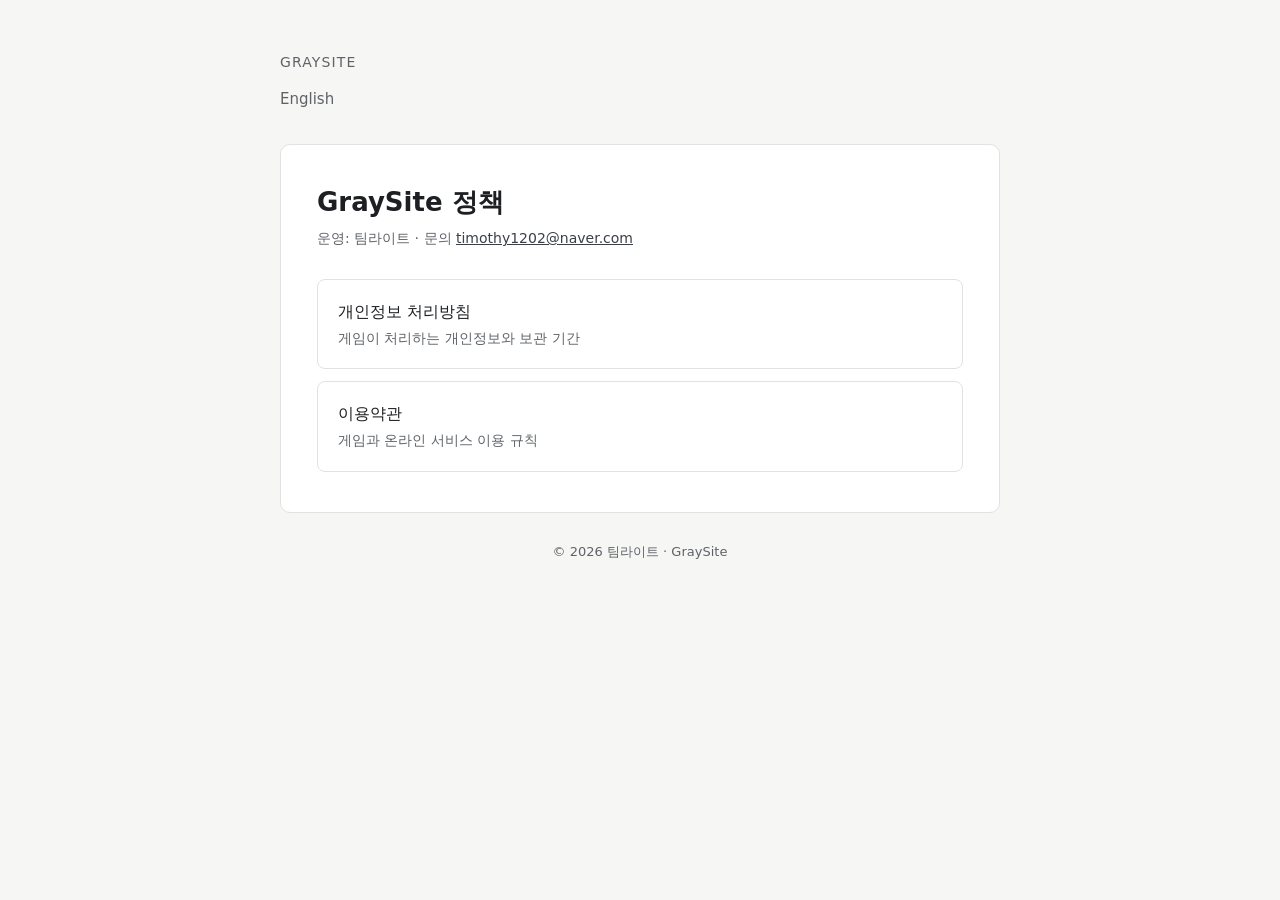
<file: index.html>
<!DOCTYPE html>
<html lang="ko">
<head>
<meta charset="utf-8">
<meta name="viewport" content="width=device-width, initial-scale=1">
<title>GraySite 정책</title>
<link rel="stylesheet" href="style.css">
</head>
<body>
<div class="wrap">
<header class="site">
  <a class="brand" href="./">GraySite</a>
  <nav class="tabs">
    <a href="en/">English</a>
  </nav>
</header>
<main>
<h1>GraySite 정책</h1>
<p class="meta">운영: 팀라이트 · 문의 <a href="mailto:timothy1202@naver.com">timothy1202@naver.com</a></p>
<div class="cards">
  <a href="privacy/">개인정보 처리방침<span>게임이 처리하는 개인정보와 보관 기간</span></a>
  <a href="terms/">이용약관<span>게임과 온라인 서비스 이용 규칙</span></a>
</div>
</main>
<footer>© 2026 팀라이트 · GraySite</footer>
</div>
</body>
</html>
</file>
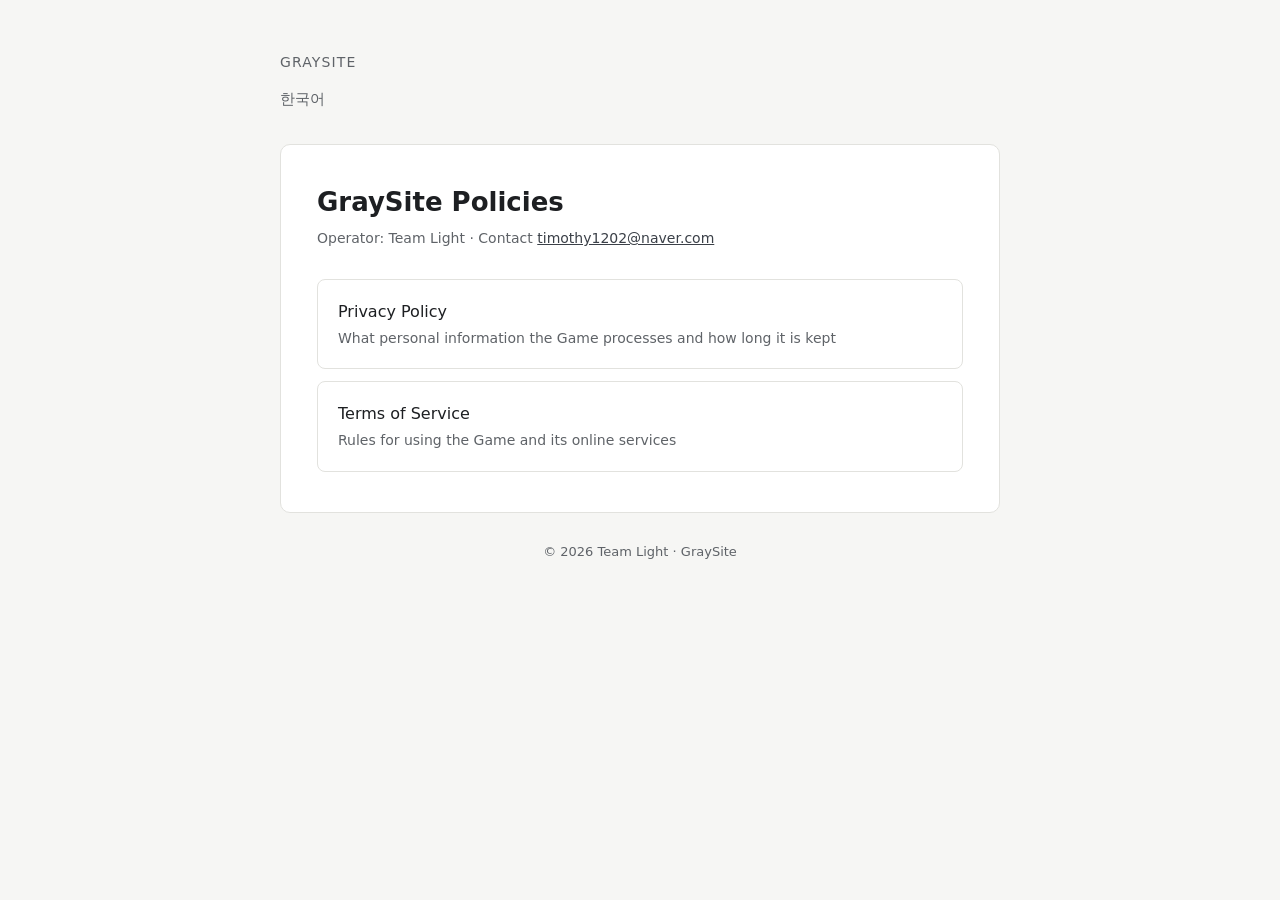
<file: en/index.html>
<!DOCTYPE html>
<html lang="en">
<head>
<meta charset="utf-8">
<meta name="viewport" content="width=device-width, initial-scale=1">
<title>GraySite Policies</title>
<link rel="stylesheet" href="../style.css">
</head>
<body>
<div class="wrap">
<header class="site">
  <a class="brand" href="./">GraySite</a>
  <nav class="tabs">
    <a href="../">한국어</a>
  </nav>
</header>
<main>
<h1>GraySite Policies</h1>
<p class="meta">Operator: Team Light · Contact <a href="mailto:timothy1202@naver.com">timothy1202@naver.com</a></p>
<div class="cards">
  <a href="privacy/">Privacy Policy<span>What personal information the Game processes and how long it is kept</span></a>
  <a href="terms/">Terms of Service<span>Rules for using the Game and its online services</span></a>
</div>
</main>
<footer>© 2026 Team Light · GraySite</footer>
</div>
</body>
</html>
</file>
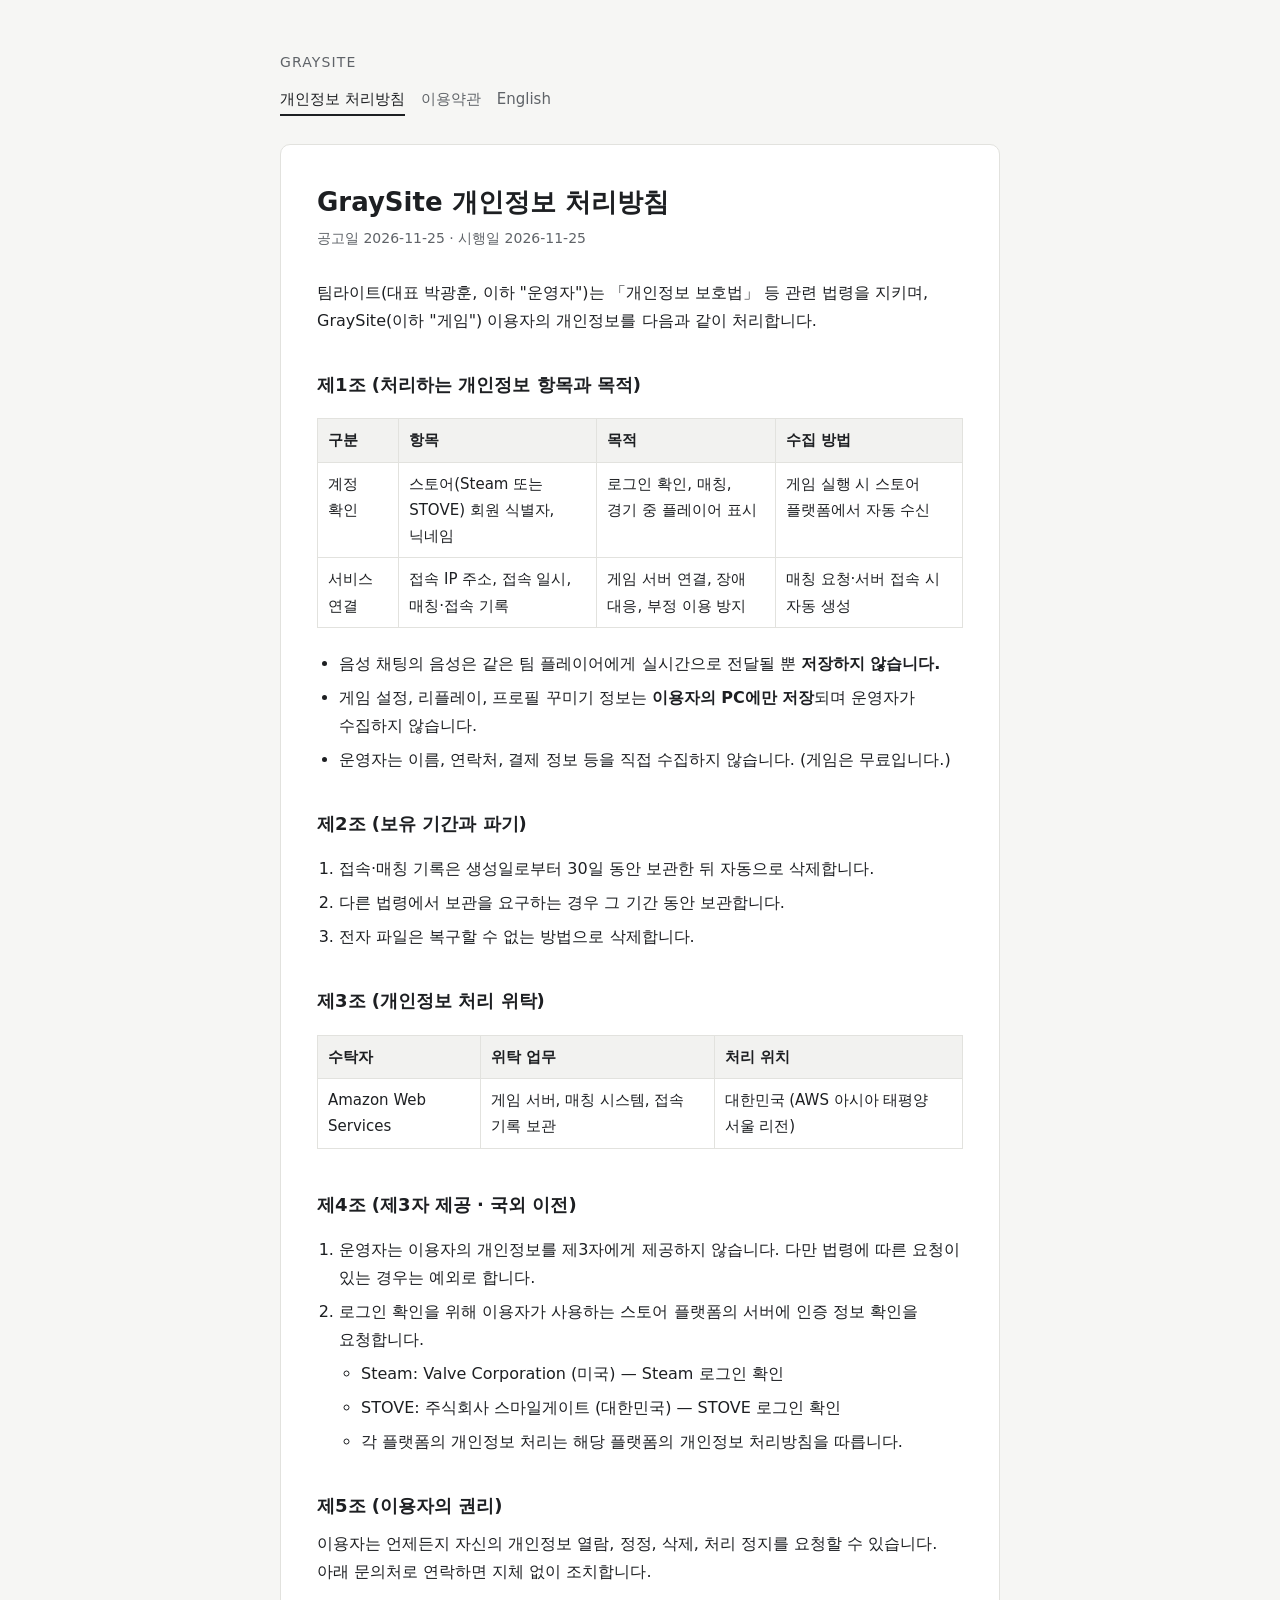
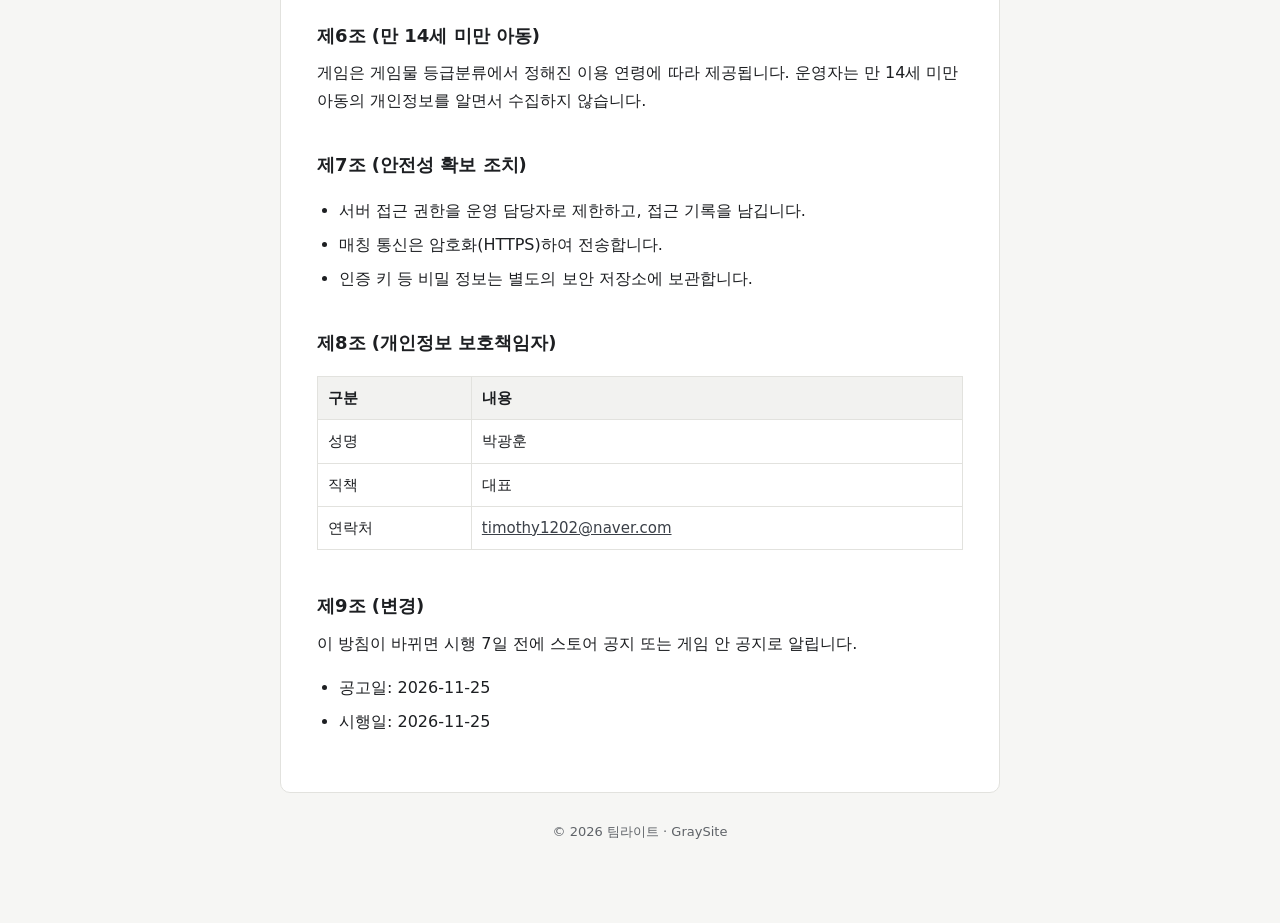
<file: privacy/index.html>
<!DOCTYPE html>
<html lang="ko">
<head>
<meta charset="utf-8">
<meta name="viewport" content="width=device-width, initial-scale=1">
<title>GraySite 개인정보 처리방침</title>
<link rel="stylesheet" href="../style.css">
</head>
<body>
<div class="wrap">
<header class="site">
  <a class="brand" href="../">GraySite</a>
  <nav class="tabs">
    <a href="../privacy/" aria-current="page">개인정보 처리방침</a>
    <a href="../terms/">이용약관</a>
    <a href="../en/privacy/">English</a>
  </nav>
</header>
<main>
<h1>GraySite 개인정보 처리방침</h1>
<p class="meta">공고일 2026-11-25 · 시행일 2026-11-25</p>

<p>팀라이트(대표 박광훈, 이하 "운영자")는 「개인정보 보호법」 등 관련 법령을 지키며, GraySite(이하 "게임") 이용자의 개인정보를 다음과 같이 처리합니다.</p>

<h2>제1조 (처리하는 개인정보 항목과 목적)</h2>
<div class="table-scroll">
<table>
<tr><th>구분</th><th>항목</th><th>목적</th><th>수집 방법</th></tr>
<tr><td>계정 확인</td><td>스토어(Steam 또는 STOVE) 회원 식별자, 닉네임</td><td>로그인 확인, 매칭, 경기 중 플레이어 표시</td><td>게임 실행 시 스토어 플랫폼에서 자동 수신</td></tr>
<tr><td>서비스 연결</td><td>접속 IP 주소, 접속 일시, 매칭·접속 기록</td><td>게임 서버 연결, 장애 대응, 부정 이용 방지</td><td>매칭 요청·서버 접속 시 자동 생성</td></tr>
</table>
</div>
<ul>
<li>음성 채팅의 음성은 같은 팀 플레이어에게 실시간으로 전달될 뿐 <strong>저장하지 않습니다.</strong></li>
<li>게임 설정, 리플레이, 프로필 꾸미기 정보는 <strong>이용자의 PC에만 저장</strong>되며 운영자가 수집하지 않습니다.</li>
<li>운영자는 이름, 연락처, 결제 정보 등을 직접 수집하지 않습니다. (게임은 무료입니다.)</li>
</ul>

<h2>제2조 (보유 기간과 파기)</h2>
<ol>
<li>접속·매칭 기록은 생성일로부터 30일 동안 보관한 뒤 자동으로 삭제합니다.</li>
<li>다른 법령에서 보관을 요구하는 경우 그 기간 동안 보관합니다.</li>
<li>전자 파일은 복구할 수 없는 방법으로 삭제합니다.</li>
</ol>

<h2>제3조 (개인정보 처리 위탁)</h2>
<div class="table-scroll">
<table>
<tr><th>수탁자</th><th>위탁 업무</th><th>처리 위치</th></tr>
<tr><td>Amazon Web Services</td><td>게임 서버, 매칭 시스템, 접속 기록 보관</td><td>대한민국 (AWS 아시아 태평양 서울 리전)</td></tr>
</table>
</div>

<h2>제4조 (제3자 제공 · 국외 이전)</h2>
<ol>
<li>운영자는 이용자의 개인정보를 제3자에게 제공하지 않습니다. 다만 법령에 따른 요청이 있는 경우는 예외로 합니다.</li>
<li>로그인 확인을 위해 이용자가 사용하는 스토어 플랫폼의 서버에 인증 정보 확인을 요청합니다.
  <ul>
  <li>Steam: Valve Corporation (미국) — Steam 로그인 확인</li>
  <li>STOVE: 주식회사 스마일게이트 (대한민국) — STOVE 로그인 확인</li>
  <li>각 플랫폼의 개인정보 처리는 해당 플랫폼의 개인정보 처리방침을 따릅니다.</li>
  </ul>
</li>
</ol>

<h2>제5조 (이용자의 권리)</h2>
<p>이용자는 언제든지 자신의 개인정보 열람, 정정, 삭제, 처리 정지를 요청할 수 있습니다. 아래 문의처로 연락하면 지체 없이 조치합니다.</p>

<h2>제6조 (만 14세 미만 아동)</h2>
<p>게임은 게임물 등급분류에서 정해진 이용 연령에 따라 제공됩니다. 운영자는 만 14세 미만 아동의 개인정보를 알면서 수집하지 않습니다.</p>

<h2>제7조 (안전성 확보 조치)</h2>
<ul>
<li>서버 접근 권한을 운영 담당자로 제한하고, 접근 기록을 남깁니다.</li>
<li>매칭 통신은 암호화(HTTPS)하여 전송합니다.</li>
<li>인증 키 등 비밀 정보는 별도의 보안 저장소에 보관합니다.</li>
</ul>

<h2>제8조 (개인정보 보호책임자)</h2>
<div class="table-scroll">
<table>
<tr><th>구분</th><th>내용</th></tr>
<tr><td>성명</td><td>박광훈</td></tr>
<tr><td>직책</td><td>대표</td></tr>
<tr><td>연락처</td><td><a href="mailto:timothy1202@naver.com">timothy1202@naver.com</a></td></tr>
</table>
</div>

<h2>제9조 (변경)</h2>
<p>이 방침이 바뀌면 시행 7일 전에 스토어 공지 또는 게임 안 공지로 알립니다.</p>
<ul>
<li>공고일: 2026-11-25</li>
<li>시행일: 2026-11-25</li>
</ul>
</main>
<footer>© 2026 팀라이트 · GraySite</footer>
</div>
</body>
</html>
</file>
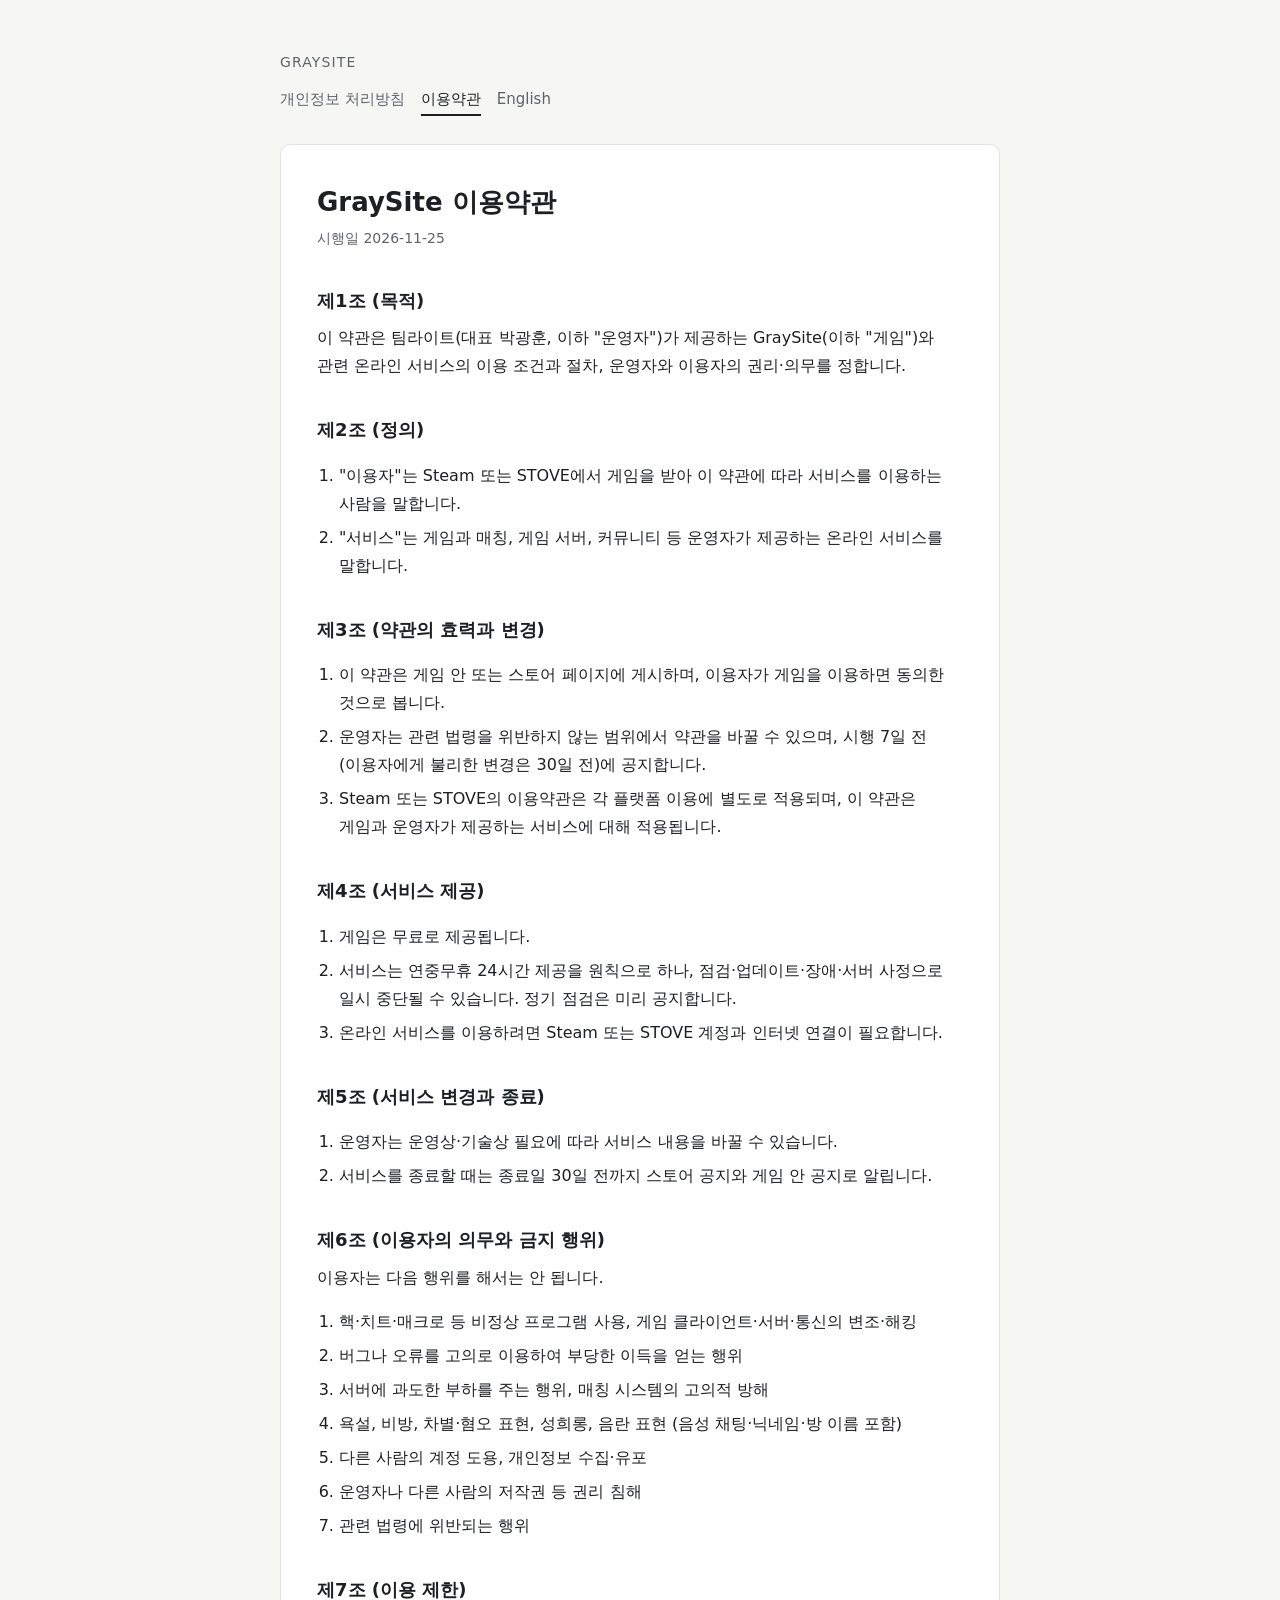
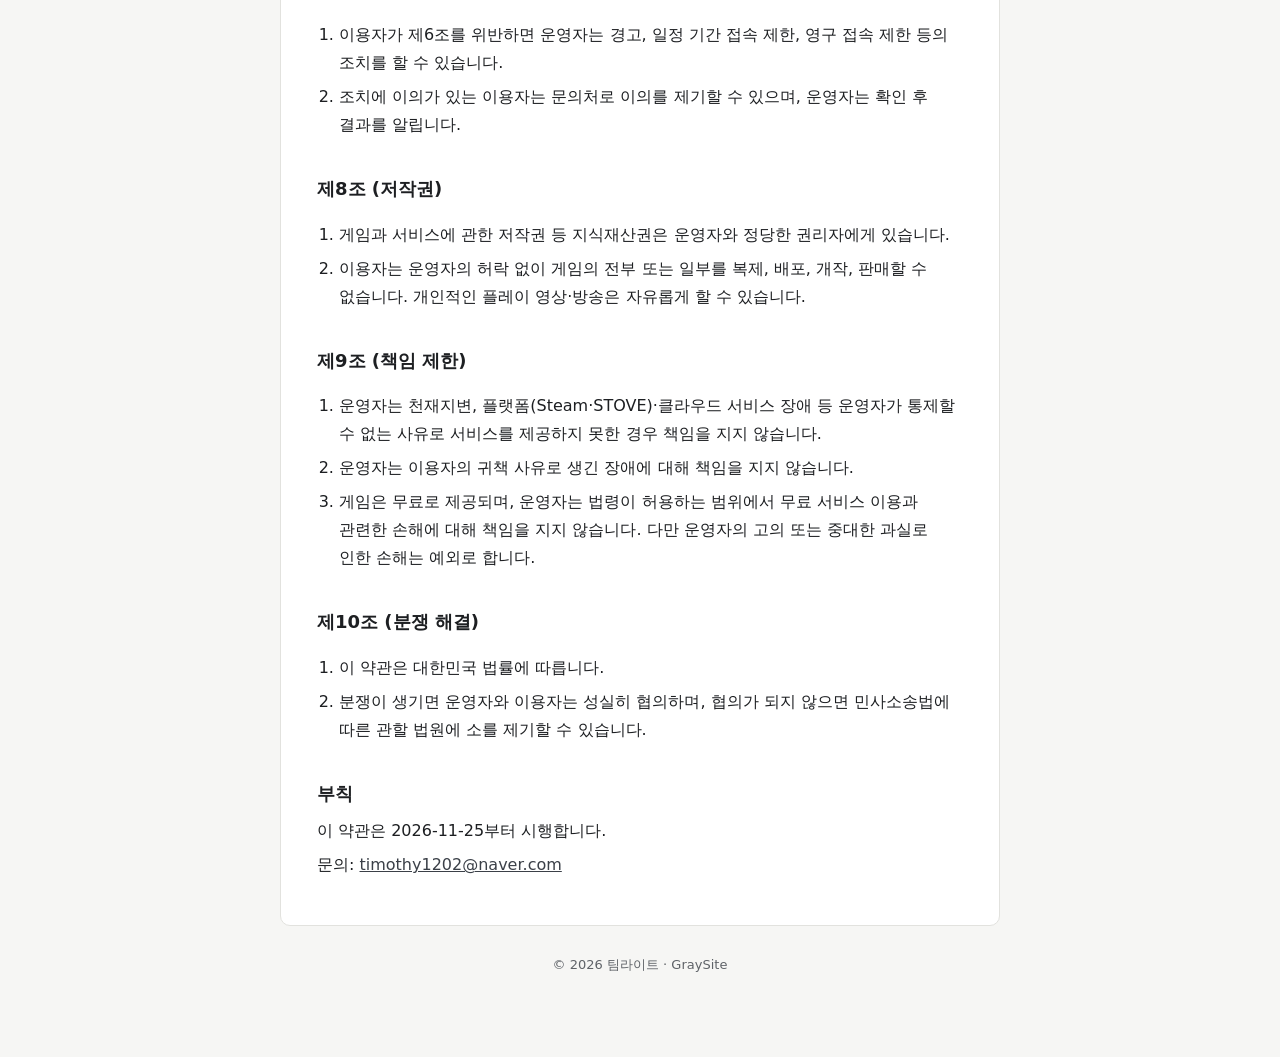
<file: terms/index.html>
<!DOCTYPE html>
<html lang="ko">
<head>
<meta charset="utf-8">
<meta name="viewport" content="width=device-width, initial-scale=1">
<title>GraySite 이용약관</title>
<link rel="stylesheet" href="../style.css">
</head>
<body>
<div class="wrap">
<header class="site">
  <a class="brand" href="../">GraySite</a>
  <nav class="tabs">
    <a href="../privacy/">개인정보 처리방침</a>
    <a href="../terms/" aria-current="page">이용약관</a>
    <a href="../en/terms/">English</a>
  </nav>
</header>
<main>
<h1>GraySite 이용약관</h1>
<p class="meta">시행일 2026-11-25</p>

<h2>제1조 (목적)</h2>
<p>이 약관은 팀라이트(대표 박광훈, 이하 "운영자")가 제공하는 GraySite(이하 "게임")와 관련 온라인 서비스의 이용 조건과 절차, 운영자와 이용자의 권리·의무를 정합니다.</p>

<h2>제2조 (정의)</h2>
<ol>
<li>"이용자"는 Steam 또는 STOVE에서 게임을 받아 이 약관에 따라 서비스를 이용하는 사람을 말합니다.</li>
<li>"서비스"는 게임과 매칭, 게임 서버, 커뮤니티 등 운영자가 제공하는 온라인 서비스를 말합니다.</li>
</ol>

<h2>제3조 (약관의 효력과 변경)</h2>
<ol>
<li>이 약관은 게임 안 또는 스토어 페이지에 게시하며, 이용자가 게임을 이용하면 동의한 것으로 봅니다.</li>
<li>운영자는 관련 법령을 위반하지 않는 범위에서 약관을 바꿀 수 있으며, 시행 7일 전(이용자에게 불리한 변경은 30일 전)에 공지합니다.</li>
<li>Steam 또는 STOVE의 이용약관은 각 플랫폼 이용에 별도로 적용되며, 이 약관은 게임과 운영자가 제공하는 서비스에 대해 적용됩니다.</li>
</ol>

<h2>제4조 (서비스 제공)</h2>
<ol>
<li>게임은 무료로 제공됩니다.</li>
<li>서비스는 연중무휴 24시간 제공을 원칙으로 하나, 점검·업데이트·장애·서버 사정으로 일시 중단될 수 있습니다. 정기 점검은 미리 공지합니다.</li>
<li>온라인 서비스를 이용하려면 Steam 또는 STOVE 계정과 인터넷 연결이 필요합니다.</li>
</ol>

<h2>제5조 (서비스 변경과 종료)</h2>
<ol>
<li>운영자는 운영상·기술상 필요에 따라 서비스 내용을 바꿀 수 있습니다.</li>
<li>서비스를 종료할 때는 종료일 30일 전까지 스토어 공지와 게임 안 공지로 알립니다.</li>
</ol>

<h2>제6조 (이용자의 의무와 금지 행위)</h2>
<p>이용자는 다음 행위를 해서는 안 됩니다.</p>
<ol>
<li>핵·치트·매크로 등 비정상 프로그램 사용, 게임 클라이언트·서버·통신의 변조·해킹</li>
<li>버그나 오류를 고의로 이용하여 부당한 이득을 얻는 행위</li>
<li>서버에 과도한 부하를 주는 행위, 매칭 시스템의 고의적 방해</li>
<li>욕설, 비방, 차별·혐오 표현, 성희롱, 음란 표현 (음성 채팅·닉네임·방 이름 포함)</li>
<li>다른 사람의 계정 도용, 개인정보 수집·유포</li>
<li>운영자나 다른 사람의 저작권 등 권리 침해</li>
<li>관련 법령에 위반되는 행위</li>
</ol>

<h2>제7조 (이용 제한)</h2>
<ol>
<li>이용자가 제6조를 위반하면 운영자는 경고, 일정 기간 접속 제한, 영구 접속 제한 등의 조치를 할 수 있습니다.</li>
<li>조치에 이의가 있는 이용자는 문의처로 이의를 제기할 수 있으며, 운영자는 확인 후 결과를 알립니다.</li>
</ol>

<h2>제8조 (저작권)</h2>
<ol>
<li>게임과 서비스에 관한 저작권 등 지식재산권은 운영자와 정당한 권리자에게 있습니다.</li>
<li>이용자는 운영자의 허락 없이 게임의 전부 또는 일부를 복제, 배포, 개작, 판매할 수 없습니다. 개인적인 플레이 영상·방송은 자유롭게 할 수 있습니다.</li>
</ol>

<h2>제9조 (책임 제한)</h2>
<ol>
<li>운영자는 천재지변, 플랫폼(Steam·STOVE)·클라우드 서비스 장애 등 운영자가 통제할 수 없는 사유로 서비스를 제공하지 못한 경우 책임을 지지 않습니다.</li>
<li>운영자는 이용자의 귀책 사유로 생긴 장애에 대해 책임을 지지 않습니다.</li>
<li>게임은 무료로 제공되며, 운영자는 법령이 허용하는 범위에서 무료 서비스 이용과 관련한 손해에 대해 책임을 지지 않습니다. 다만 운영자의 고의 또는 중대한 과실로 인한 손해는 예외로 합니다.</li>
</ol>

<h2>제10조 (분쟁 해결)</h2>
<ol>
<li>이 약관은 대한민국 법률에 따릅니다.</li>
<li>분쟁이 생기면 운영자와 이용자는 성실히 협의하며, 협의가 되지 않으면 민사소송법에 따른 관할 법원에 소를 제기할 수 있습니다.</li>
</ol>

<h2>부칙</h2>
<p>이 약관은 2026-11-25부터 시행합니다.</p>
<p>문의: <a href="mailto:timothy1202@naver.com">timothy1202@naver.com</a></p>
</main>
<footer>© 2026 팀라이트 · GraySite</footer>
</div>
</body>
</html>
</file>
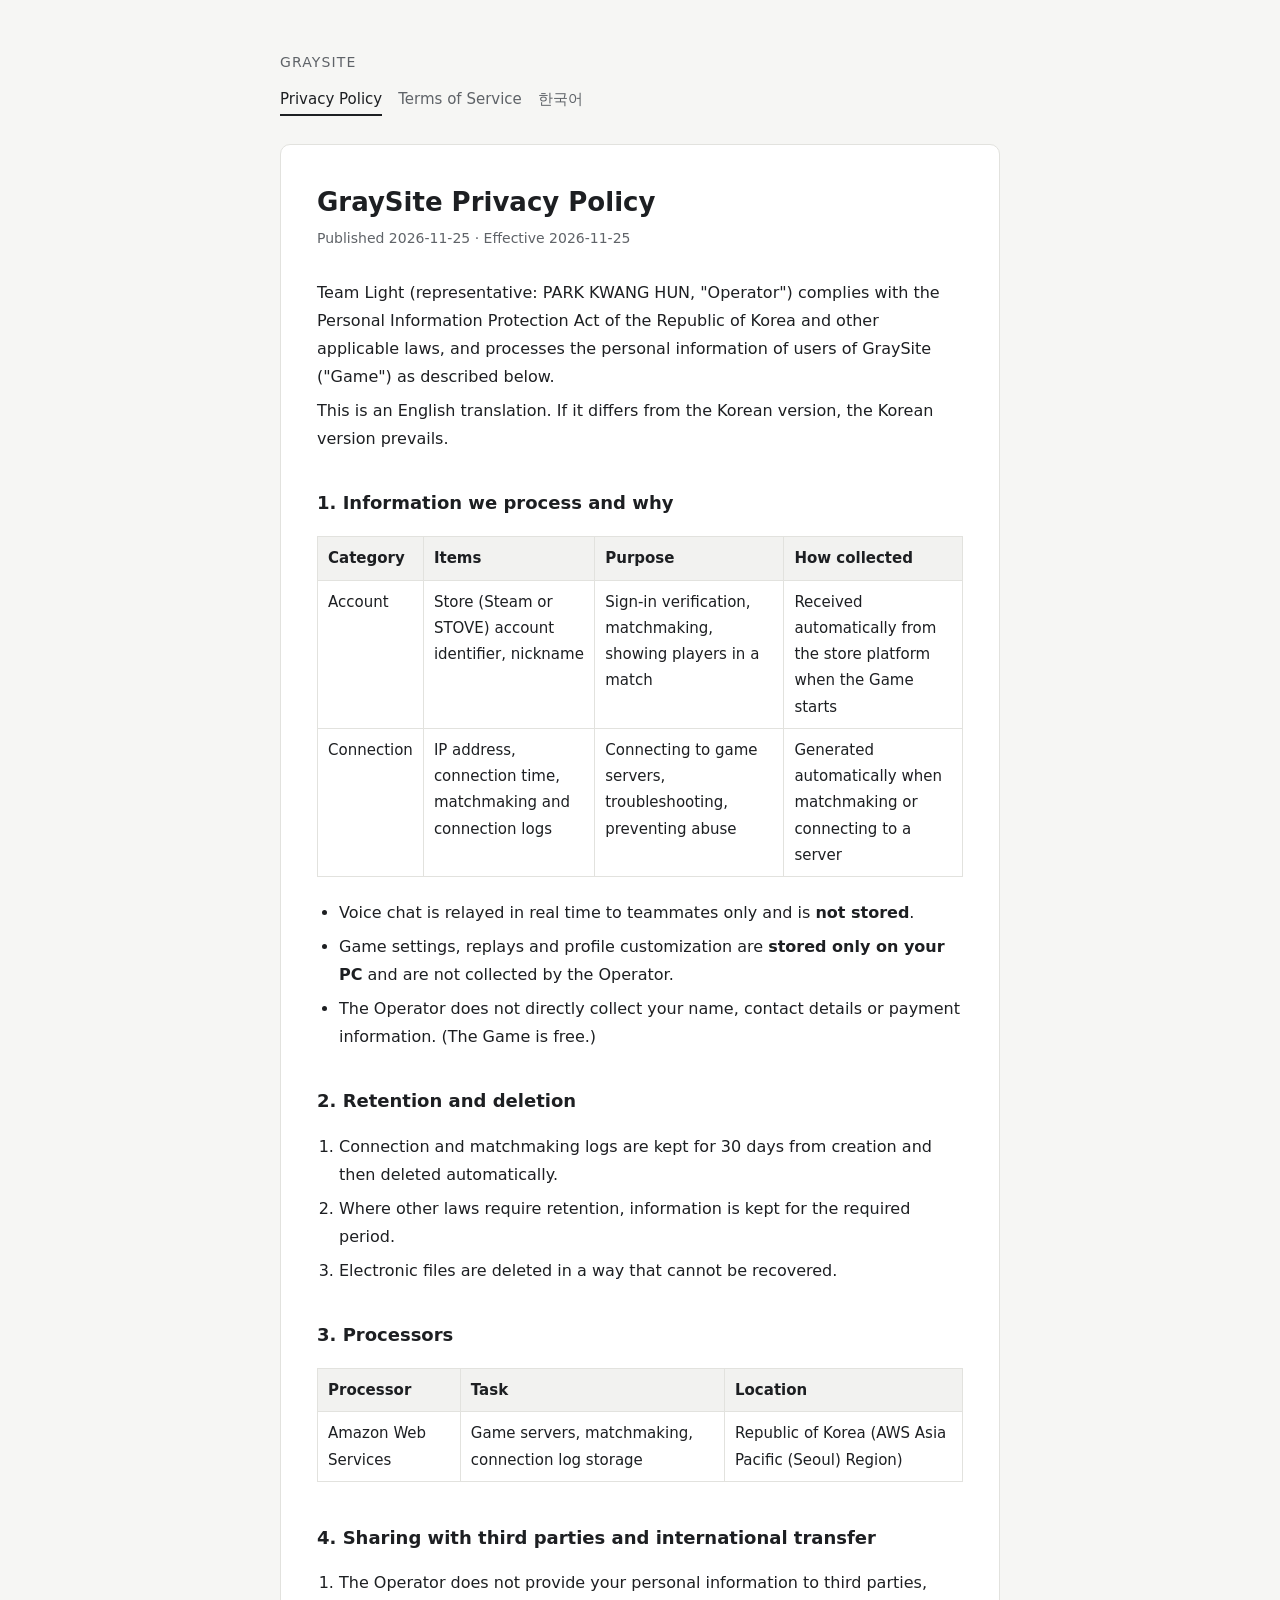
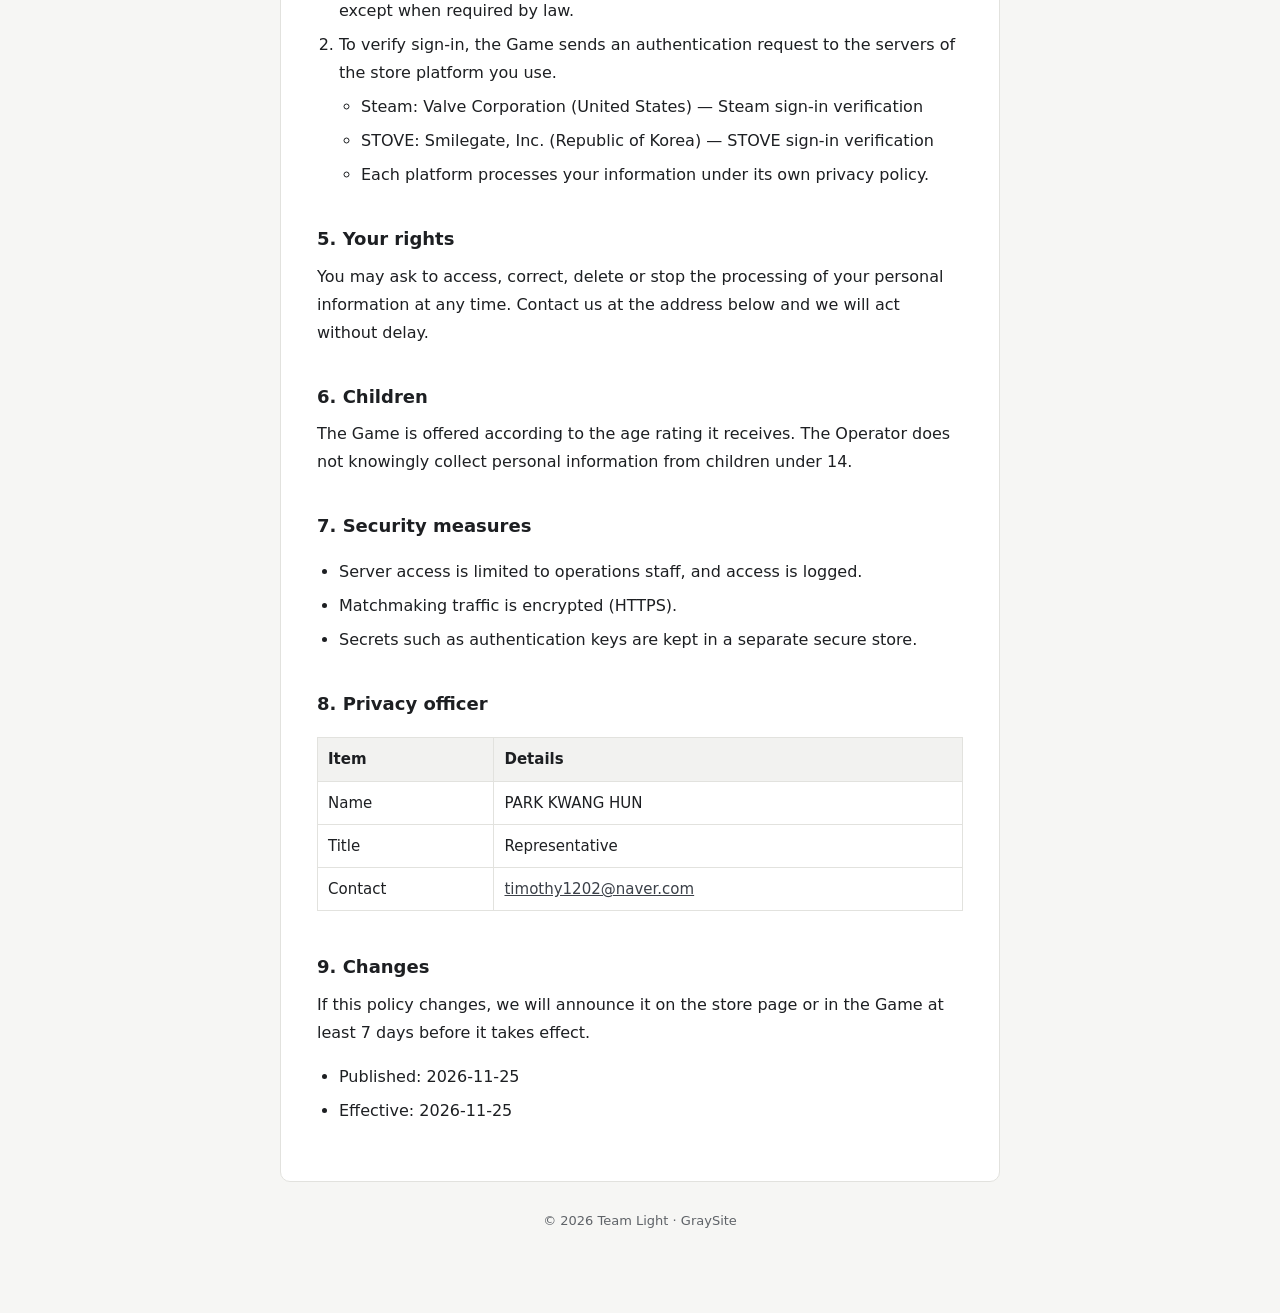
<file: en/privacy/index.html>
<!DOCTYPE html>
<html lang="en">
<head>
<meta charset="utf-8">
<meta name="viewport" content="width=device-width, initial-scale=1">
<title>GraySite Privacy Policy</title>
<link rel="stylesheet" href="../../style.css">
</head>
<body>
<div class="wrap">
<header class="site">
  <a class="brand" href="../">GraySite</a>
  <nav class="tabs">
    <a href="../privacy/" aria-current="page">Privacy Policy</a>
    <a href="../terms/">Terms of Service</a>
    <a href="../../privacy/">한국어</a>
  </nav>
</header>
<main>
<h1>GraySite Privacy Policy</h1>
<p class="meta">Published 2026-11-25 · Effective 2026-11-25</p>

<p>Team Light (representative: PARK KWANG HUN, "Operator") complies with the Personal Information Protection Act of the Republic of Korea and other applicable laws, and processes the personal information of users of GraySite ("Game") as described below.</p>
<p>This is an English translation. If it differs from the Korean version, the Korean version prevails.</p>

<h2>1. Information we process and why</h2>
<div class="table-scroll">
<table>
<tr><th>Category</th><th>Items</th><th>Purpose</th><th>How collected</th></tr>
<tr><td>Account</td><td>Store (Steam or STOVE) account identifier, nickname</td><td>Sign-in verification, matchmaking, showing players in a match</td><td>Received automatically from the store platform when the Game starts</td></tr>
<tr><td>Connection</td><td>IP address, connection time, matchmaking and connection logs</td><td>Connecting to game servers, troubleshooting, preventing abuse</td><td>Generated automatically when matchmaking or connecting to a server</td></tr>
</table>
</div>
<ul>
<li>Voice chat is relayed in real time to teammates only and is <strong>not stored</strong>.</li>
<li>Game settings, replays and profile customization are <strong>stored only on your PC</strong> and are not collected by the Operator.</li>
<li>The Operator does not directly collect your name, contact details or payment information. (The Game is free.)</li>
</ul>

<h2>2. Retention and deletion</h2>
<ol>
<li>Connection and matchmaking logs are kept for 30 days from creation and then deleted automatically.</li>
<li>Where other laws require retention, information is kept for the required period.</li>
<li>Electronic files are deleted in a way that cannot be recovered.</li>
</ol>

<h2>3. Processors</h2>
<div class="table-scroll">
<table>
<tr><th>Processor</th><th>Task</th><th>Location</th></tr>
<tr><td>Amazon Web Services</td><td>Game servers, matchmaking, connection log storage</td><td>Republic of Korea (AWS Asia Pacific (Seoul) Region)</td></tr>
</table>
</div>

<h2>4. Sharing with third parties and international transfer</h2>
<ol>
<li>The Operator does not provide your personal information to third parties, except when required by law.</li>
<li>To verify sign-in, the Game sends an authentication request to the servers of the store platform you use.
  <ul>
  <li>Steam: Valve Corporation (United States) — Steam sign-in verification</li>
  <li>STOVE: Smilegate, Inc. (Republic of Korea) — STOVE sign-in verification</li>
  <li>Each platform processes your information under its own privacy policy.</li>
  </ul>
</li>
</ol>

<h2>5. Your rights</h2>
<p>You may ask to access, correct, delete or stop the processing of your personal information at any time. Contact us at the address below and we will act without delay.</p>

<h2>6. Children</h2>
<p>The Game is offered according to the age rating it receives. The Operator does not knowingly collect personal information from children under 14.</p>

<h2>7. Security measures</h2>
<ul>
<li>Server access is limited to operations staff, and access is logged.</li>
<li>Matchmaking traffic is encrypted (HTTPS).</li>
<li>Secrets such as authentication keys are kept in a separate secure store.</li>
</ul>

<h2>8. Privacy officer</h2>
<div class="table-scroll">
<table>
<tr><th>Item</th><th>Details</th></tr>
<tr><td>Name</td><td>PARK KWANG HUN</td></tr>
<tr><td>Title</td><td>Representative</td></tr>
<tr><td>Contact</td><td><a href="mailto:timothy1202@naver.com">timothy1202@naver.com</a></td></tr>
</table>
</div>

<h2>9. Changes</h2>
<p>If this policy changes, we will announce it on the store page or in the Game at least 7 days before it takes effect.</p>
<ul>
<li>Published: 2026-11-25</li>
<li>Effective: 2026-11-25</li>
</ul>
</main>
<footer>© 2026 Team Light · GraySite</footer>
</div>
</body>
</html>
</file>
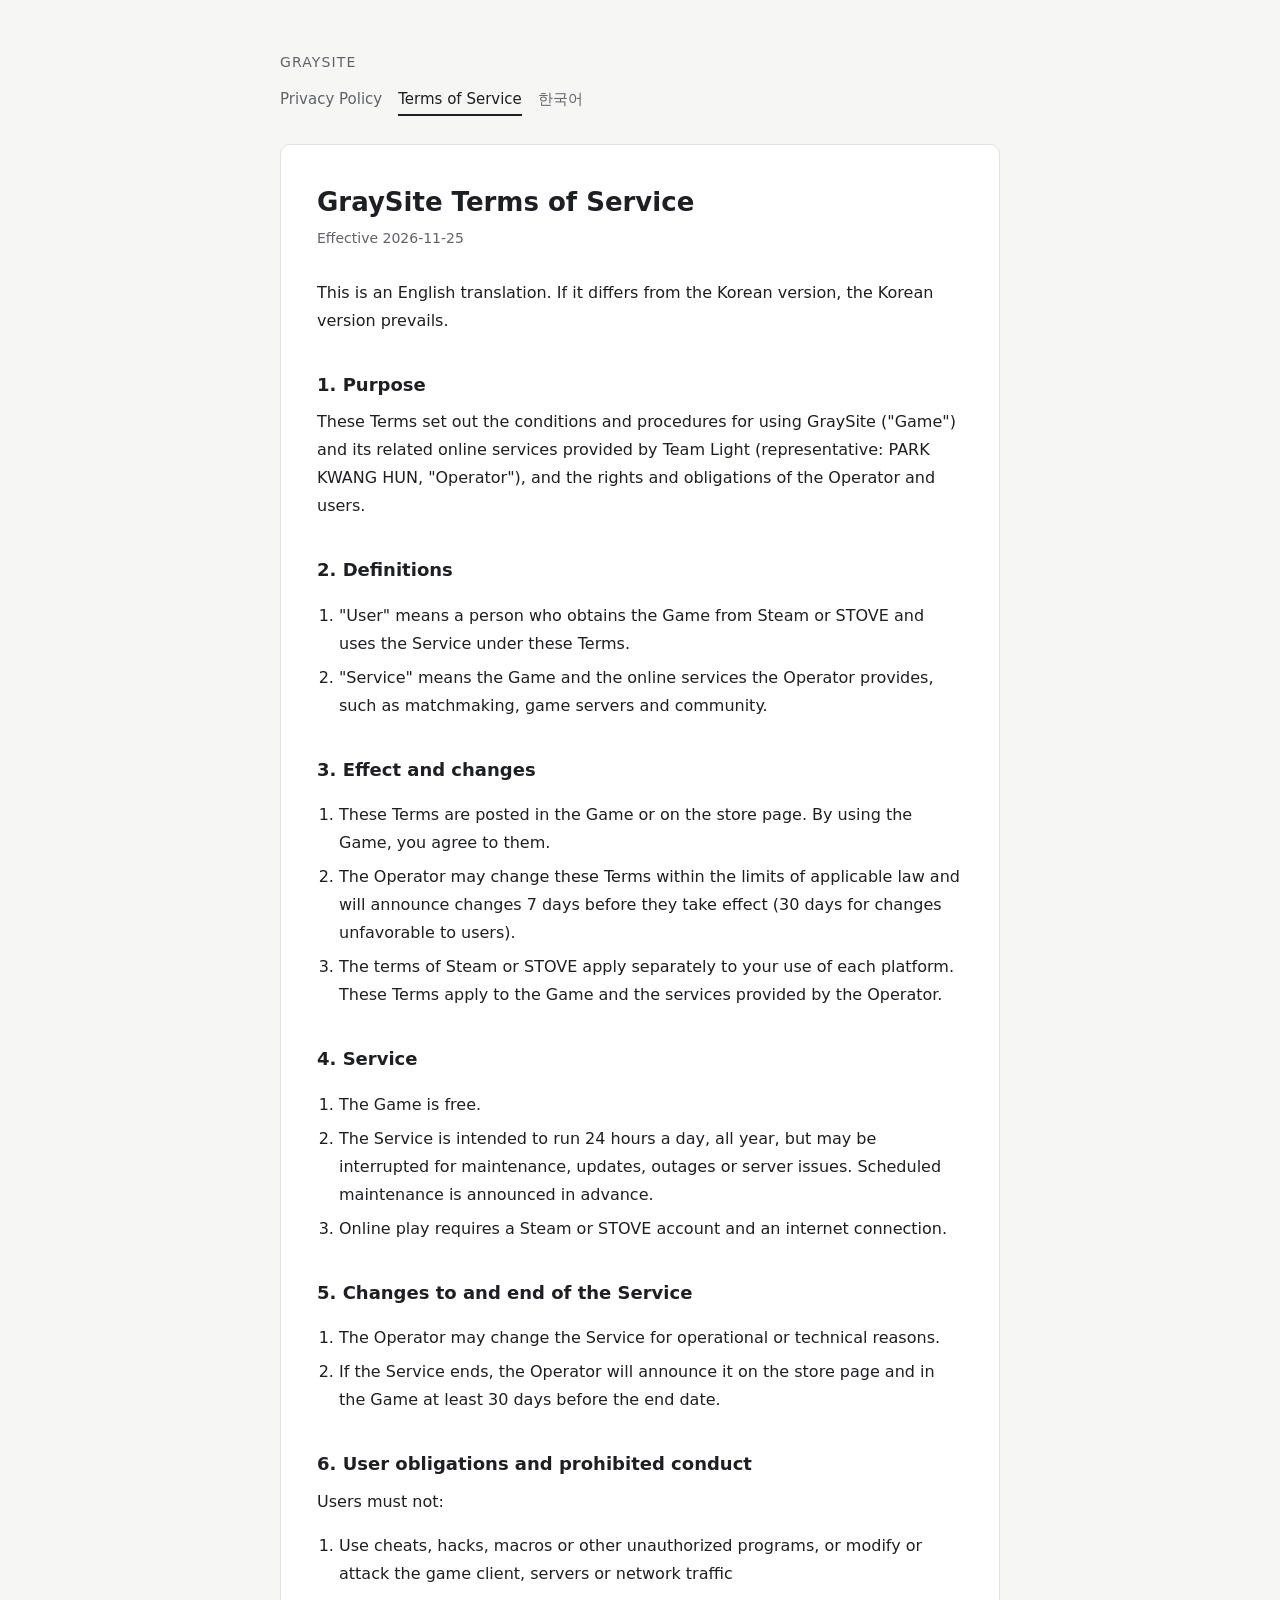
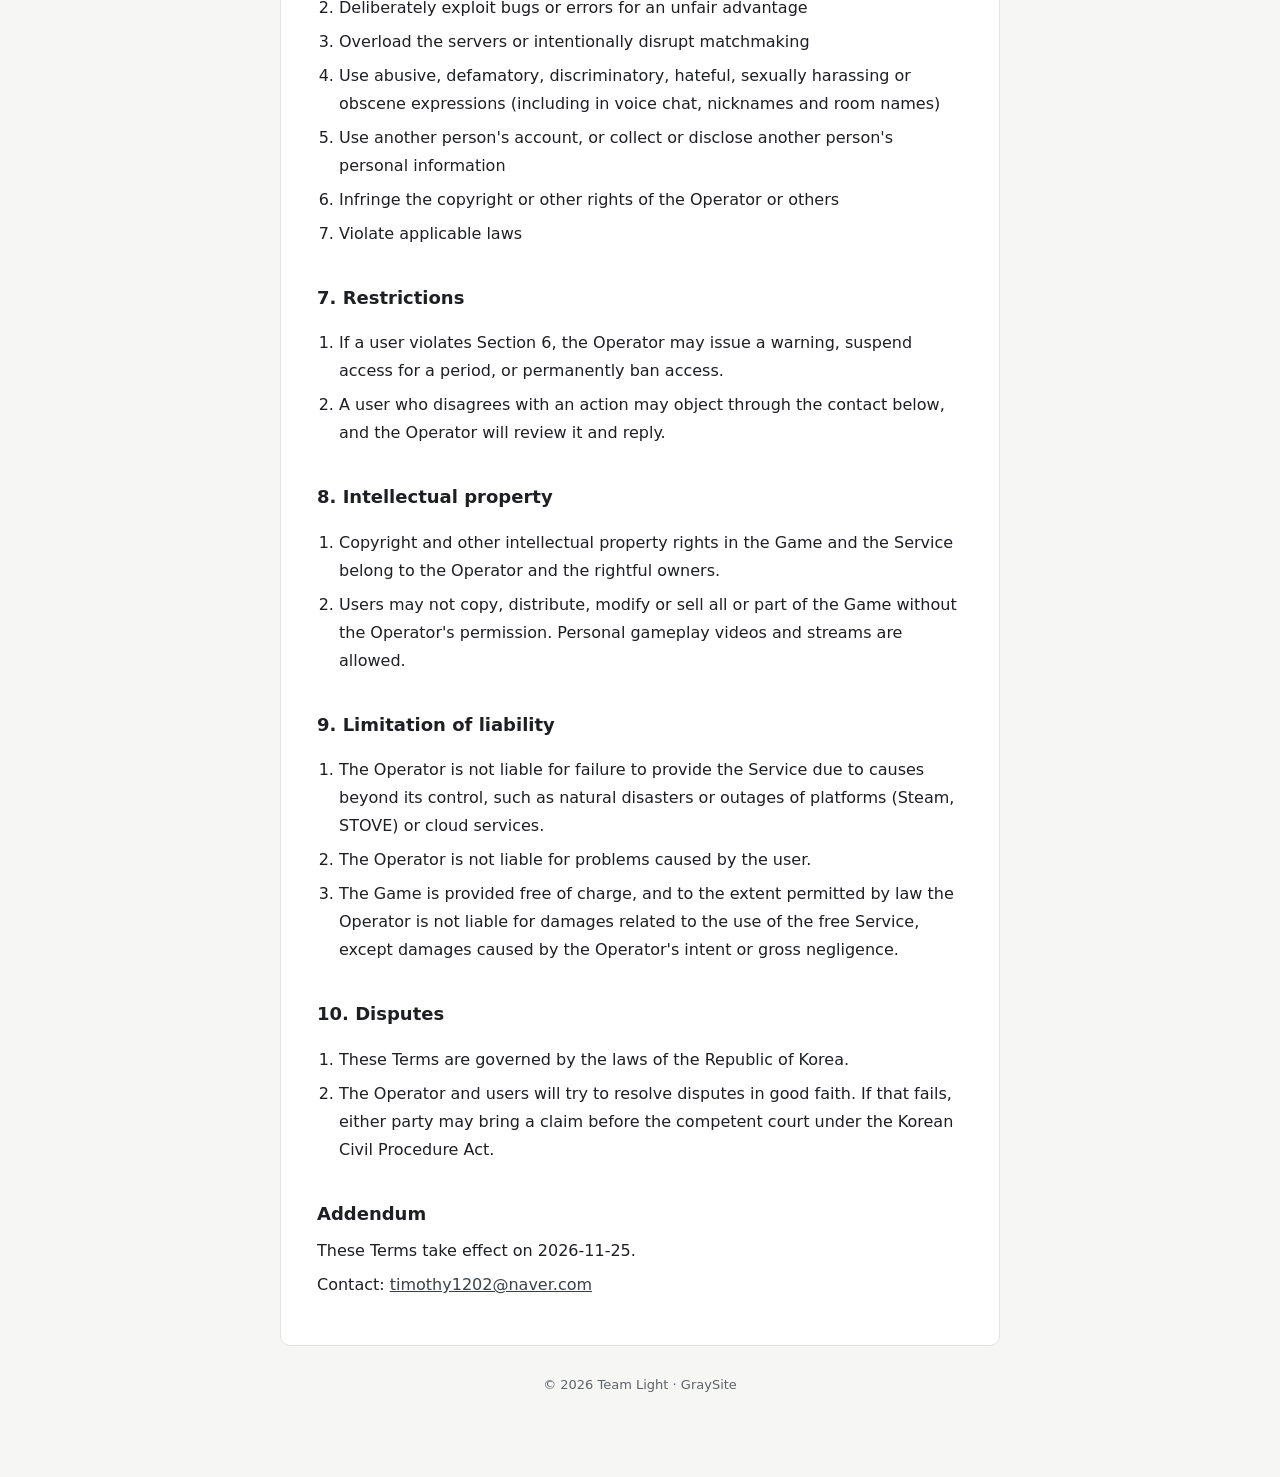
<file: en/terms/index.html>
<!DOCTYPE html>
<html lang="en">
<head>
<meta charset="utf-8">
<meta name="viewport" content="width=device-width, initial-scale=1">
<title>GraySite Terms of Service</title>
<link rel="stylesheet" href="../../style.css">
</head>
<body>
<div class="wrap">
<header class="site">
  <a class="brand" href="../">GraySite</a>
  <nav class="tabs">
    <a href="../privacy/">Privacy Policy</a>
    <a href="../terms/" aria-current="page">Terms of Service</a>
    <a href="../../terms/">한국어</a>
  </nav>
</header>
<main>
<h1>GraySite Terms of Service</h1>
<p class="meta">Effective 2026-11-25</p>
<p>This is an English translation. If it differs from the Korean version, the Korean version prevails.</p>

<h2>1. Purpose</h2>
<p>These Terms set out the conditions and procedures for using GraySite ("Game") and its related online services provided by Team Light (representative: PARK KWANG HUN, "Operator"), and the rights and obligations of the Operator and users.</p>

<h2>2. Definitions</h2>
<ol>
<li>"User" means a person who obtains the Game from Steam or STOVE and uses the Service under these Terms.</li>
<li>"Service" means the Game and the online services the Operator provides, such as matchmaking, game servers and community.</li>
</ol>

<h2>3. Effect and changes</h2>
<ol>
<li>These Terms are posted in the Game or on the store page. By using the Game, you agree to them.</li>
<li>The Operator may change these Terms within the limits of applicable law and will announce changes 7 days before they take effect (30 days for changes unfavorable to users).</li>
<li>The terms of Steam or STOVE apply separately to your use of each platform. These Terms apply to the Game and the services provided by the Operator.</li>
</ol>

<h2>4. Service</h2>
<ol>
<li>The Game is free.</li>
<li>The Service is intended to run 24 hours a day, all year, but may be interrupted for maintenance, updates, outages or server issues. Scheduled maintenance is announced in advance.</li>
<li>Online play requires a Steam or STOVE account and an internet connection.</li>
</ol>

<h2>5. Changes to and end of the Service</h2>
<ol>
<li>The Operator may change the Service for operational or technical reasons.</li>
<li>If the Service ends, the Operator will announce it on the store page and in the Game at least 30 days before the end date.</li>
</ol>

<h2>6. User obligations and prohibited conduct</h2>
<p>Users must not:</p>
<ol>
<li>Use cheats, hacks, macros or other unauthorized programs, or modify or attack the game client, servers or network traffic</li>
<li>Deliberately exploit bugs or errors for an unfair advantage</li>
<li>Overload the servers or intentionally disrupt matchmaking</li>
<li>Use abusive, defamatory, discriminatory, hateful, sexually harassing or obscene expressions (including in voice chat, nicknames and room names)</li>
<li>Use another person's account, or collect or disclose another person's personal information</li>
<li>Infringe the copyright or other rights of the Operator or others</li>
<li>Violate applicable laws</li>
</ol>

<h2>7. Restrictions</h2>
<ol>
<li>If a user violates Section 6, the Operator may issue a warning, suspend access for a period, or permanently ban access.</li>
<li>A user who disagrees with an action may object through the contact below, and the Operator will review it and reply.</li>
</ol>

<h2>8. Intellectual property</h2>
<ol>
<li>Copyright and other intellectual property rights in the Game and the Service belong to the Operator and the rightful owners.</li>
<li>Users may not copy, distribute, modify or sell all or part of the Game without the Operator's permission. Personal gameplay videos and streams are allowed.</li>
</ol>

<h2>9. Limitation of liability</h2>
<ol>
<li>The Operator is not liable for failure to provide the Service due to causes beyond its control, such as natural disasters or outages of platforms (Steam, STOVE) or cloud services.</li>
<li>The Operator is not liable for problems caused by the user.</li>
<li>The Game is provided free of charge, and to the extent permitted by law the Operator is not liable for damages related to the use of the free Service, except damages caused by the Operator's intent or gross negligence.</li>
</ol>

<h2>10. Disputes</h2>
<ol>
<li>These Terms are governed by the laws of the Republic of Korea.</li>
<li>The Operator and users will try to resolve disputes in good faith. If that fails, either party may bring a claim before the competent court under the Korean Civil Procedure Act.</li>
</ol>

<h2>Addendum</h2>
<p>These Terms take effect on 2026-11-25.</p>
<p>Contact: <a href="mailto:timothy1202@naver.com">timothy1202@naver.com</a></p>
</main>
<footer>© 2026 Team Light · GraySite</footer>
</div>
</body>
</html>
</file>
<file: style.css>
:root {
  --bg: #f6f6f4;
  --paper: #ffffff;
  --ink: #1d1f22;
  --muted: #5f6368;
  --line: #e2e2de;
  --accent: #3b4048;
}
@media (prefers-color-scheme: dark) {
  :root {
    --bg: #141517;
    --paper: #1c1d20;
    --ink: #e8e8e6;
    --muted: #a0a3a8;
    --line: #2e3034;
    --accent: #c9ccd1;
  }
}
* { box-sizing: border-box; }
html { -webkit-text-size-adjust: 100%; }
body {
  margin: 0;
  background: var(--bg);
  color: var(--ink);
  font-family: "Pretendard", "Apple SD Gothic Neo", "Malgun Gothic", "Noto Sans KR", system-ui, sans-serif;
  font-size: 16px;
  line-height: 1.75;
  word-break: keep-all;
}
.wrap { max-width: 760px; margin: 0 auto; padding: 48px 20px 80px; }
header.site { margin-bottom: 28px; }
header.site a.brand {
  color: var(--muted); text-decoration: none; font-size: 14px; letter-spacing: 0.08em; text-transform: uppercase;
}
nav.tabs { margin-top: 10px; display: flex; gap: 16px; font-size: 15px; }
nav.tabs a { color: var(--muted); text-decoration: none; padding-bottom: 2px; border-bottom: 2px solid transparent; }
nav.tabs a[aria-current="page"] { color: var(--ink); border-bottom-color: var(--ink); }
main {
  background: var(--paper);
  border: 1px solid var(--line);
  border-radius: 10px;
  padding: 40px 36px;
}
h1 { font-size: 26px; line-height: 1.35; margin: 0 0 6px; }
.meta { color: var(--muted); font-size: 14px; margin: 0 0 28px; }
h2 { font-size: 18px; margin: 34px 0 8px; }
p, li { margin: 6px 0; }
ol, ul { padding-left: 22px; }
table { width: 100%; border-collapse: collapse; margin: 10px 0 6px; font-size: 15px; }
th, td { border: 1px solid var(--line); padding: 8px 10px; text-align: left; vertical-align: top; }
th { background: color-mix(in srgb, var(--line) 45%, transparent); font-weight: 600; }
.table-scroll { overflow-x: auto; }
a { color: var(--accent); }
footer { color: var(--muted); font-size: 13px; text-align: center; margin-top: 28px; }
.cards { display: grid; gap: 12px; margin-top: 20px; }
.cards a {
  display: block; padding: 18px 20px; border: 1px solid var(--line); border-radius: 8px;
  text-decoration: none; color: var(--ink);
}
.cards a span { display: block; color: var(--muted); font-size: 14px; }
@media (max-width: 560px) {
  .wrap { padding-top: 28px; }
  main { padding: 26px 18px; }
  h1 { font-size: 22px; }
}
</file>
